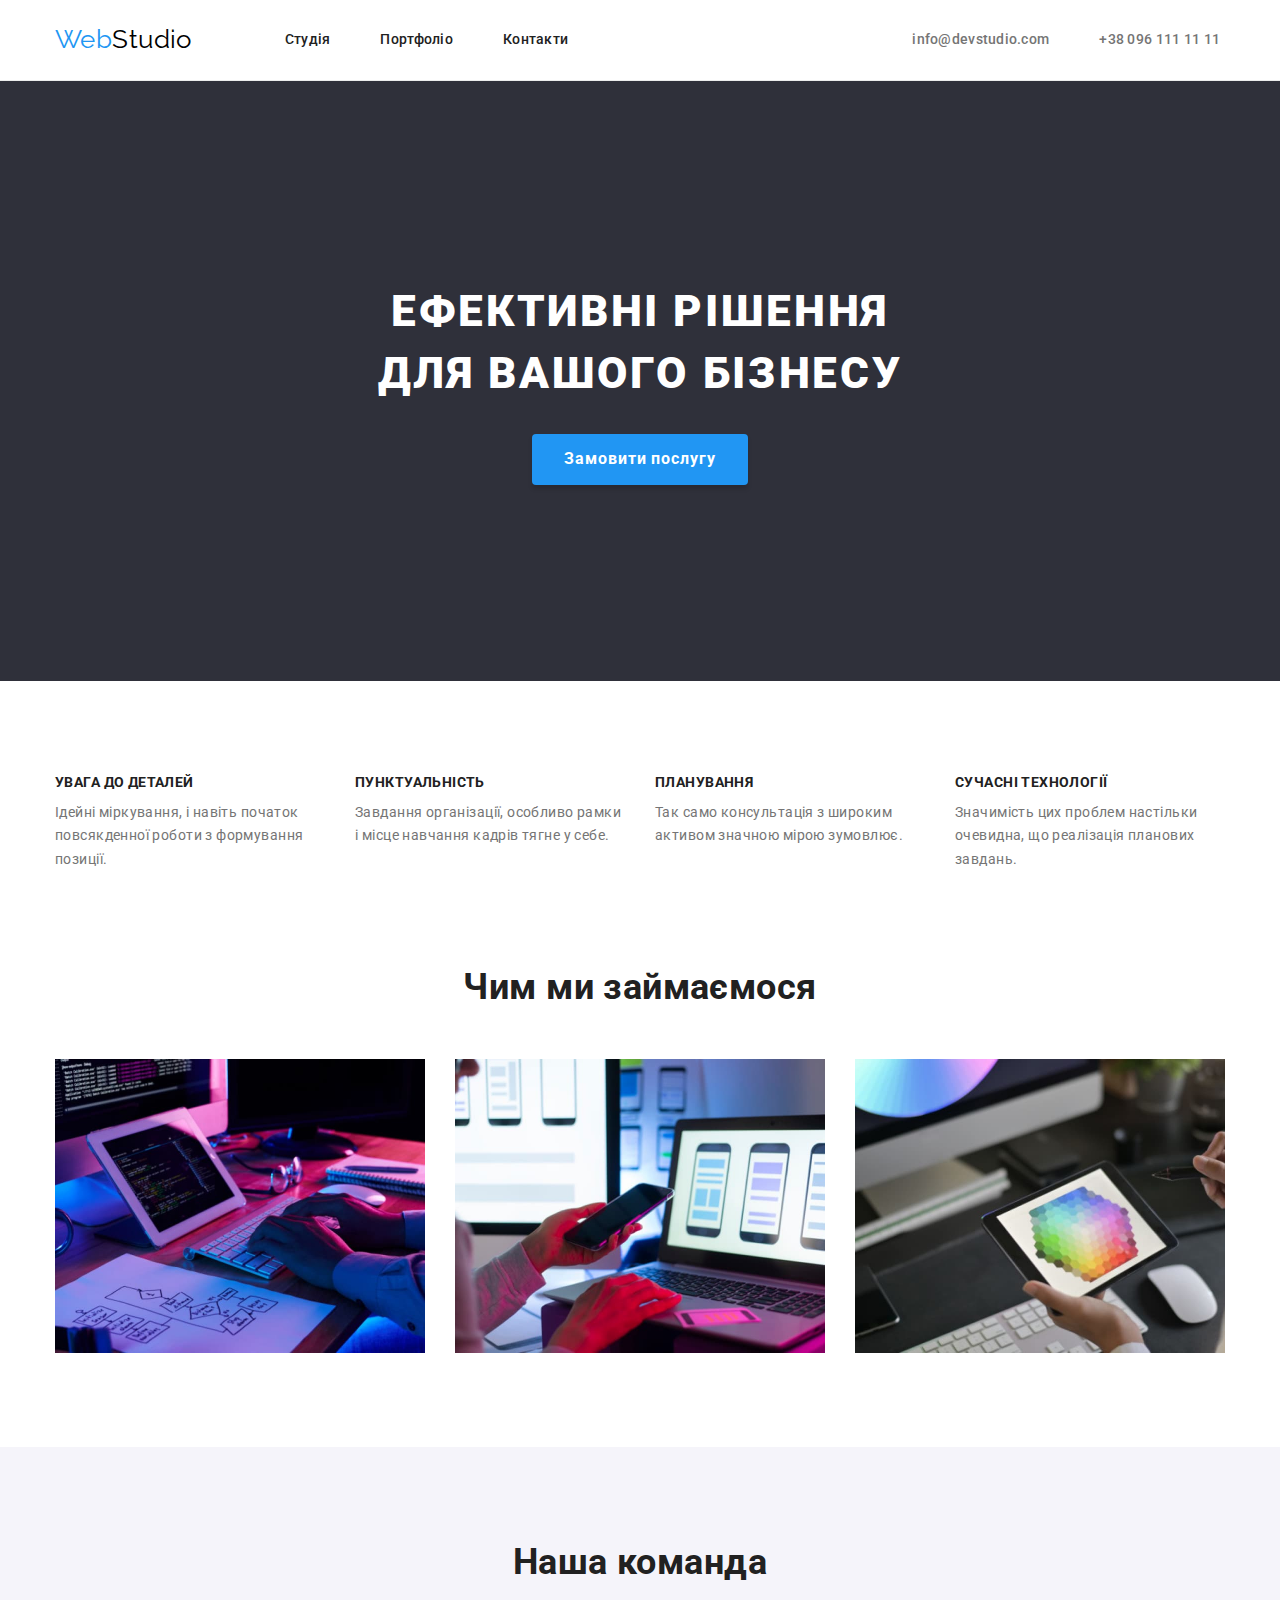
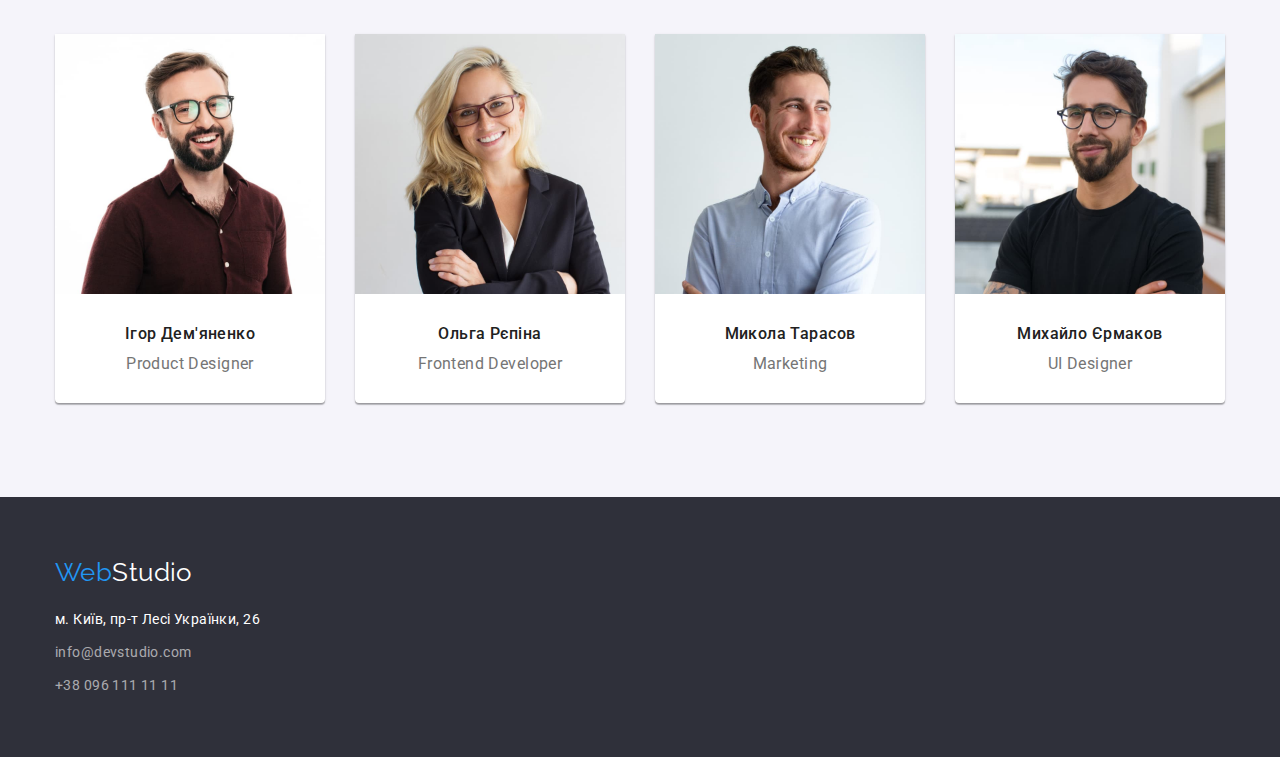
<file: index.html>
<!doctype html>
<html lang="uk">

<head>
    <meta charset="UTF-8">
    <meta http-equiv="X-UA-Compatible" content="IE=edge">
    <meta name="viewport" content="width=device-width, initial-scale=1.0">
    <title>Студія</title>
    <link href="https://fonts.googleapis.com/css?family=Raleway:700" rel="stylesheet" />
    <link href="https://fonts.googleapis.com/css?family=Roboto:regular,500,700,900" rel="stylesheet" />
    <link rel="stylesheet" href="https://cdnjs.cloudflare.com/ajax/libs/modern-normalize/1.1.0/modern-normalize.min.css"
    integrity="sha512-wpPYUAdjBVSE4KJnH1VR1HeZfpl1ub8YT/NKx4PuQ5NmX2tKuGu6U/JRp5y+Y8XG2tV+wKQpNHVUX03MfMFn9Q=="
    crossorigin="anonymous" referrerpolicy="no-referrer" />
    <link rel="stylesheet" href="./css/styles.css">
</head>

<body>
    <header class="header">
        <div class="container header-container">
            <a class="logo logo-header" href="./index.html">Web<span class="black">Studio</span></a>
            <nav class="nav">
                <ul class="nav-list">
                    <li class="nav-item"><a href="./index.html">Студія</a></li>
                    <li class="nav-item active"><a href="./portfolio.html">Портфоліо</a></li>
                    <li class="nav-item"><a href="#">Контакти</a></li>
                </ul>
            </nav>
            <div>
                <ul class="nav-contacts">
                    <li class="contacts-item"><a href="mailto:info@devstudio.com">info@devstudio.com</a></li>
                    <li class="contacts-item"><a href="tel:+380961111111">+38 096 111 11 11</a></li>
                </ul>
            </div>
        </div>
    </header>

    <main>
        <section class="hero">
            <div class="container">
                <h1 class="hero-title">Ефективні рішення для вашого бізнесу</h1>
                <button type="button" class="cta">Замовити послугу</button>
            </div>
        </section>

        <section class="section advantages">
            <div class="container">
                <h2 class="section-title visually-hidden">Переваги</h2>
                <ul class="section-list advantages-list">
                    <li class="advantages-item list-item">
                        <h3 class="advantages-subtitle">УВАГА ДО ДЕТАЛЕЙ</h3>
                        <p class="advantages-text">Ідейні міркування, і навіть початок повсякденної роботи з формування позиції.</p>
                    </li>
                    <li class="advantages-item list-item">
                        <h3 class="advantages-subtitle">ПУНКТУАЛЬНІСТЬ</h3>
                        <p class="advantages-text">Завдання організації, особливо рамки і місце навчання кадрів тягне у себе.</p>
                    </li>
                    <li class="advantages-item list-item">
                        <h3 class="advantages-subtitle">ПЛАНУВАННЯ</h3>
                        <p class="advantages-text">Так само консультація з широким активом значною мірою зумовлює.</p>
                    </li>
                    <li class="advantages-item list-item">
                        <h3 class="advantages-subtitle">СУЧАСНІ ТЕХНОЛОГІЇ</h3>
                        <p class="advantages-text">Значимість цих проблем настільки очевидна, що реалізація планових завдань.</p>
                    </li>
                </ul>
            </div>
        </section>

        <section class="section services">
            <div class="container">
                <h2 class="section-title">Чим ми займаємося</h2>
                <ul class="section-list">
                    <li class="services-item list-item">
                        <img class="services-pic" src="./images/img1.jpg" alt="десктопні додатки" width="370" height="294">
                    </li>
                    <li class="services-item list-item">
                        <img class="services-pic" src="./images/img2.jpg" alt="мобільні додатки" width="370" height="294">
                    </li>
                    <li class="services-item list-item">
                        <img class="services-pic" src="./images/img3.jpg" alt="дизайнерські рішення" width="370" height="294">
                    </li>
                </ul>
            </div>
        </section>

        <section class="section team">
            <div class="container">
                <h2 class="section-title">Наша команда</h2>
                <ul class="section-list">
                    <li class="team-item list-item">
                        <img class="team-pic" src="./images/photo1.jpg" alt="Product Designer" width="270" height="260">
                        <div class="team-wrap">
                            <h3 class="team-subtitle">Ігор Дем'яненко</h3>
                            <p class="team-text">Product Designer</p>
                        </div>
                        
                    </li>
                    <li class="team-item list-item">
                        <img class="team-pic" src="./images/photo2.jpg" alt="Frontend Developer" width="270" height="260">
                        <div class="team-wrap">
                            <h3 class="team-subtitle">Ольга Рєпіна</h3>
                            <p class="team-text">Frontend Developer</p>
                        </div>
                        
                    </li>
                    <li class="team-item list-item">
                        <img class="team-pic" src="./images/photo3.jpg" alt="Marketing" width="270" height="260">
                        <div class="team-wrap">
                            <h3 class="team-subtitle">Микола Тарасов</h3>
                            <p class="team-text">Marketing</p>
                        </div>
                        
                    </li>
                    <li class="team-item list-item">
                        <img class="team-pic" src="./images/photo4.jpg" alt="UI Designer" width="270" height="260">
                        <div class="team-wrap">
                            <h3 class="team-subtitle">Михайло Єрмаков</h3>
                            <p class="team-text">UI Designer</p>
                        </div>
                    </li>
                </ul>
            </div>
        </section>
    </main>

<footer class="footer">
    <div class="container">
        <div class="wrapper-logo">
            <a class="logo footer-logo" href="./index.html">Web<span class="white">Studio</span></a>
        </div>
        <address class="address-list">
            <a class="address-item address"
                href="https://www.google.com/search?q=%D0%BC.+%D0%9A%D0%B8%D1%97%D0%B2%2C+%D0%BF%D1%80-%D1%82+%D0%9B%D0%B5%D1%81%D1%96+%D0%A3%D0%BA%D1%80%D0%B0%D1%97%D0%BD%D0%BA%D0%B8%2C+26&rlz=1C1CHBD_ruUA826UA826&oq=%D0%BC.+%D0%9A%D0%B8%D1%97%D0%B2%2C+%D0%BF%D1%80-%D1%82+%D0%9B%D0%B5%D1%81%D1%96+%D0%A3%D0%BA%D1%80%D0%B0%D1%97%D0%BD%D0%BA%D0%B8%2C+26&aqs=chrome..69i57j0i512j0i22i30l2.1146j0j1&sourceid=chrome&ie=UTF-8"
                target="_blank" rel="noopener noreferrer">м. Київ, пр-т Лесі Українки, 26</a>
            <a class="address-item email" href="mailto:info@devstudio.com">info@devstudio.com</a>
            <a class="address-item phone" href="tel:+380961111111">+38 096 111 11 11</a>
        </address>
    </div>
</footer>
</body>

</html>
</file>
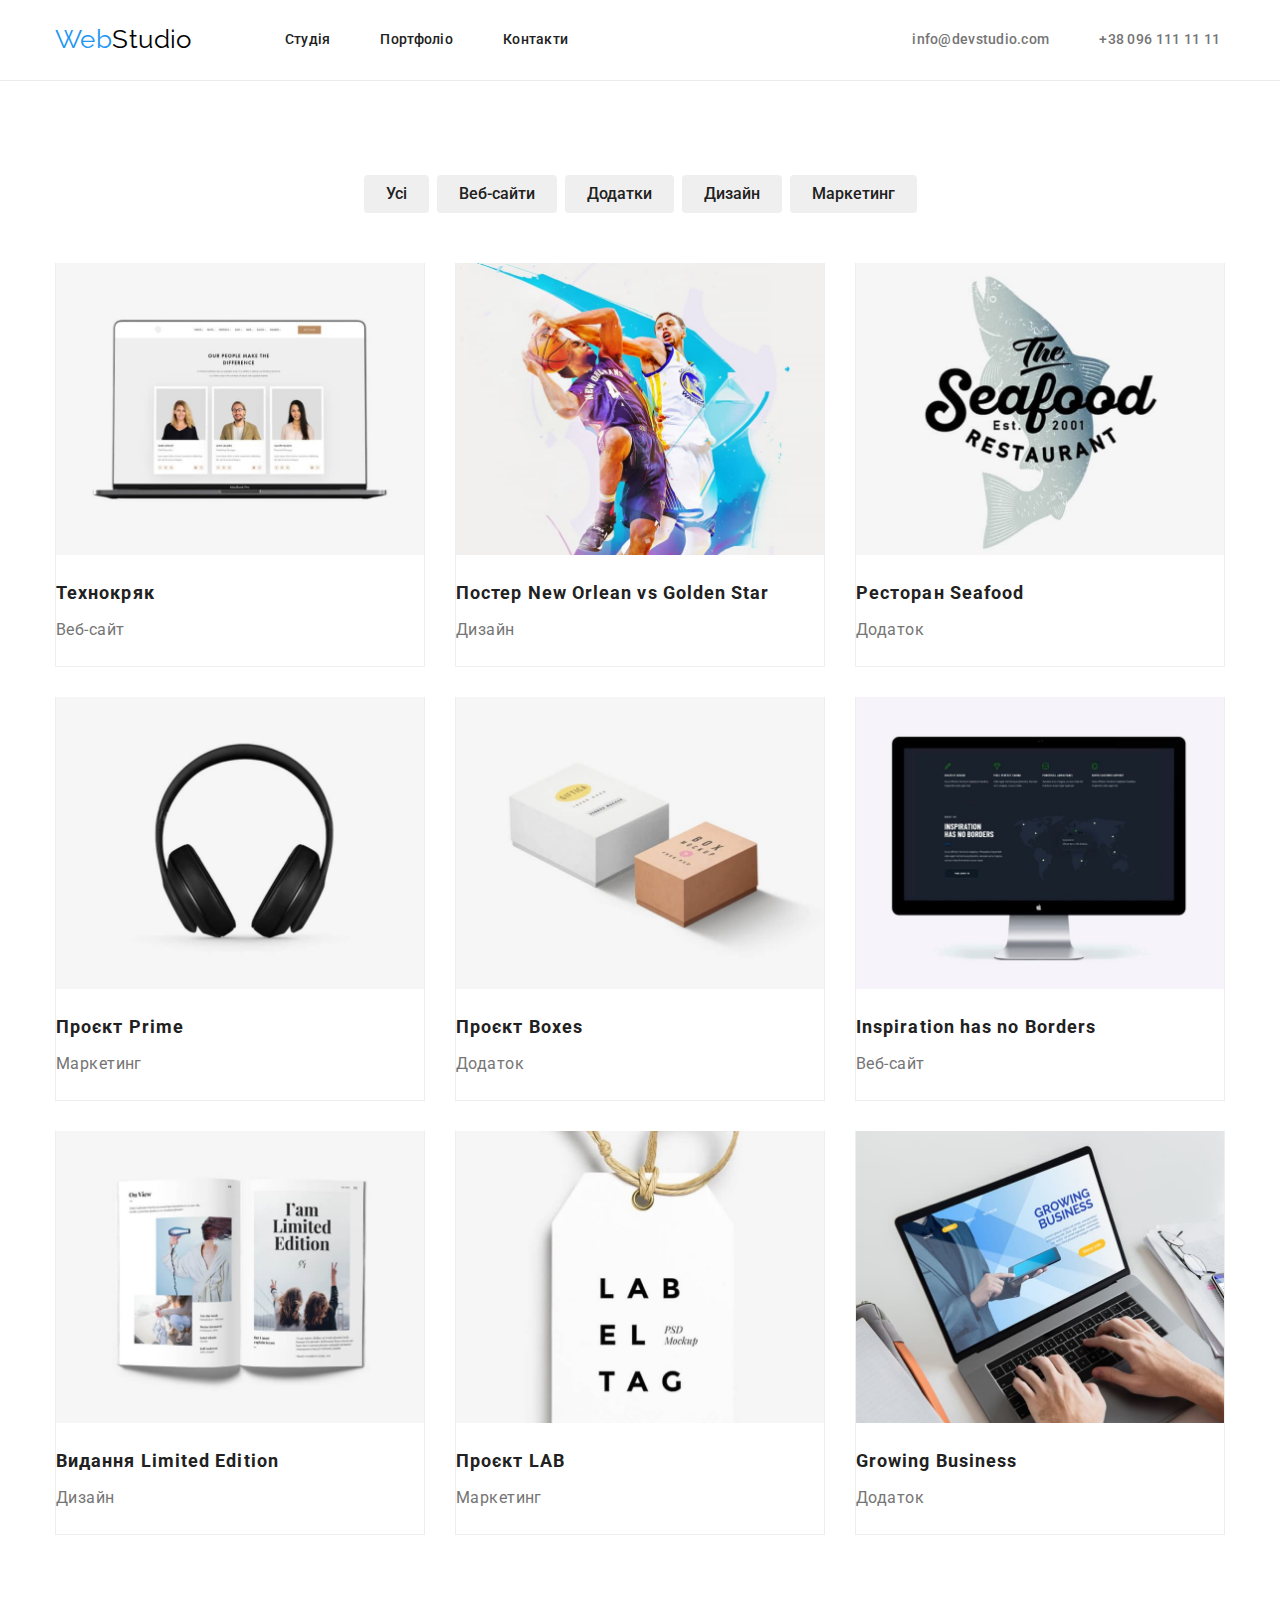
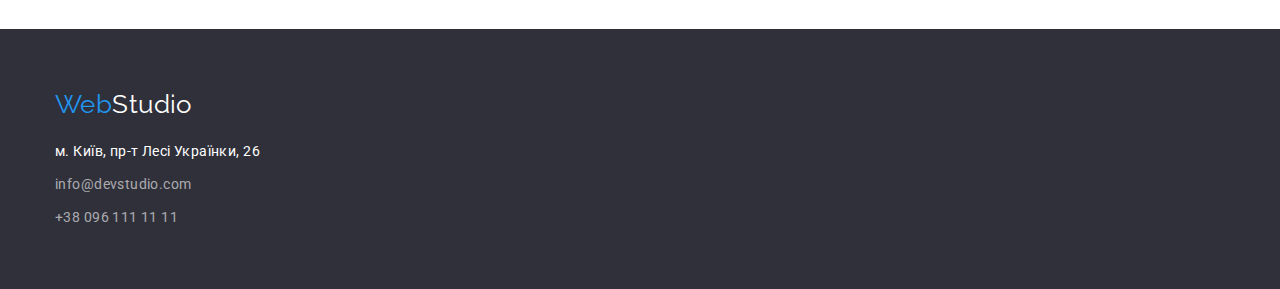
<file: portfolio.html>
<!doctype html>
<html lang="uk">

<head>
    <meta charset="UTF-8">
    <meta http-equiv="X-UA-Compatible" content="IE=edge">
    <meta name="viewport" content="width=device-width, initial-scale=1.0">
    <title>Портфоліо</title>
    <link href="https://fonts.googleapis.com/css?family=Raleway:700" rel="stylesheet" />
    <link href="https://fonts.googleapis.com/css?family=Roboto:regular,500,700,900" rel="stylesheet" />
    <link rel="stylesheet" href="https://cdnjs.cloudflare.com/ajax/libs/modern-normalize/1.1.0/modern-normalize.min.css"
        integrity="sha512-wpPYUAdjBVSE4KJnH1VR1HeZfpl1ub8YT/NKx4PuQ5NmX2tKuGu6U/JRp5y+Y8XG2tV+wKQpNHVUX03MfMFn9Q=="
        crossorigin="anonymous" referrerpolicy="no-referrer" />
    <link rel="stylesheet" href="./css/styles.css">
</head>

<body>
    <header class="header">
        <div class="container header-container">
            <a class="logo logo-header" href="./index.html">Web<span class="black">Studio</span></a>
            <nav class="nav">
                <ul class="nav-list">
                    <li class="nav-item"><a href="./index.html">Студія</a></li>
                    <li class="nav-item active"><a href="./portfolio.html">Портфоліо</a></li>
                    <li class="nav-item"><a href="#">Контакти</a></li>
                </ul>
            </nav>
            <div>
                <ul class="nav-contacts">
                    <li class="contacts-item"><a href="mailto:info@devstudio.com">info@devstudio.com</a></li>
                    <li class="contacts-item"><a href="tel:+380961111111">+38 096 111 11 11</a></li>
                </ul>
            </div>
        </div>
    </header>

    <main>
        <section class="section portfolio">
            <div class="container">
                <h1 class="portfolio-title visually-hidden">Портфоліо</h1>
                <ul class="portfolio-tabs">
                    <li class="tabs-item">
                        <button type="button" class="tab all">Усі</button>
                    </li>
                    <li class="tabs-item">
                        <button type="button" class="tab web">Веб-сайти</button>
                    </li>
                    <li class="tabs-item">
                        <button type="button" class="tab app">Додатки</button>
                    </li>
                    <li class="tabs-item">
                        <button type="button" class="tab design">Дизайн</button>
                    </li>
                    <li class="tabs-item">
                        <button type="button" class="tab marketing">Маркетинг</button>
                    </li>
                </ul>
                <ul class="portfolio-projects">
                    <li class="project-items">
                        <a href="#">
                            <img class="project-pic" src="./images/технокряк.jpg" alt="Веб-сайт Технокряк" width="370height="294>
                            <div class="project-wrap">
                                <h2 class="project-title">Технокряк</h2>
                                <p class="project-filter">Веб-сайт</p>
                                <p class="project-text visually-hidden" lang="en">Lorem ipsum dolor, sit amet consectetur adipisicing elit. Tempore pariatur asperiores rem
                                laudantium, recusandae ipsam, facilis suscipit doloremque, expedita culpa accusamus sint vel deleniti sed vitae
                                atque dolore laborum inventore.</p>
                            </div>
                        </a>
                    </li>
                    <li class="project-items">
                        <a href="#">
                            <img class="project-pic" src="./images/постер.jpg" alt="Дизайн Постеру New Orlean vs Golden Star" width="370height="294>
                            <div class="project-wrap">
                                <h2 class="project-title">Постер <span lang="en">New Orlean vs Golden Star</span></h2>
                                <p class="project-filter">Дизайн</p>
                                <p class="project-text visually-hidden" lang="en">Lorem ipsum dolor, sit amet consectetur adipisicing elit. Tempore pariatur asperiores rem
                                                    laudantium, recusandae ipsam, facilis suscipit doloremque, expedita culpa accusamus sint vel deleniti sed vitae
                                                    atque dolore laborum inventore.</p>
                            </div>
                        </a>
                    </li>
                    <li class="project-items">
                        <a href="#">
                            <img class="project-pic" src="./images/pесторан_seafood.jpg" alt="Додаток Ресторану Seafood" width="370" height="294">
                            <div class="project-wrap">
                                <h2 class="project-title">Ресторан <span lang="en">Seafood</span></h2>
                                <p class="project-filter">Додаток</p>
                                <p class="project-text visually-hidden" lang="en">Lorem ipsum dolor, sit amet consectetur adipisicing elit. Tempore pariatur asperiores rem
                                                    laudantium, recusandae ipsam, facilis suscipit doloremque, expedita culpa accusamus sint vel deleniti sed vitae
                                                    atque dolore laborum inventore.</p>
                            </div>
                        </a>
                    </li>
                    <li class="project-items">
                        <a href="#">
                            <img class="project-pic" src="./images/prime.jpg" alt="Маркетинг Проєкту Prime" width="370height="294>
                            <div class="project-wrap">
                                <h2 class="project-title">Проєкт <span lang="en">Prime</span></h2>
                                <p class="project-filter"lang="en">Маркетинг</p>
                                <p class="project-text visually-hidden" lang="en">Lorem ipsum dolor, sit amet consectetur adipisicing elit. Tempore pariatur asperiores rem
                                                    laudantium, recusandae ipsam, facilis suscipit doloremque, expedita culpa accusamus sint vel deleniti sed vitae
                                                    atque dolore laborum inventore.</p>
                            </div>
                        </a>
                    </li>
                    <li class="project-items">
                        <a href="#">
                            <img class="project-pic" src="./images/boxes.jpg" alt="Додаток Проєкту Boxes" width="370" height="294">
                            <div class="project-wrap">
                                <h2 class="project-title">Проєкт <span lang="en">Boxes</span></h2>
                                <p class="project-filter">Додаток</p>
                                <p class="project-text visually-hidden" lang="en">Lorem ipsum dolor, sit amet consectetur adipisicing elit. Tempore pariatur asperiores rem
                                                        laudantium, recusandae ipsam, facilis suscipit doloremque, expedita culpa accusamus sint vel deleniti sed vitae
                                                        atque dolore laborum inventore.</p>
                            </div>
                        </a>
                    </li>
                    <li class="project-items">
                        <a href="#">
                            <img class="project-pic" src="./images/inspiration.jpg" alt="Веб-сайт Inspiration has no Borders" width="370" height="294">
                            <div class="project-wrap">
                                <h2 class="project-title" lang="en">Inspiration has no Borders</h2>
                                <p class="project-filter">Веб-сайт</p>
                                <p class="project-text visually-hidden" lang="en">Lorem ipsum dolor, sit amet consectetur adipisicing elit. Tempore pariatur asperiores rem
                                                        laudantium, recusandae ipsam, facilis suscipit doloremque, expedita culpa accusamus sint vel deleniti sed vitae
                                                        atque dolore laborum inventore.</p>
                            </div>
                        </a>
                    </li>
                    <li class="project-items">
                        <a href="#">
                            <img class="project-pic" src="./images/видання.jpg" alt="Дизайн Видання Limited Edition" width="370" height="294">
                            <div class="project-wrap">
                                <h2 class="project-title">Видання <span lang="en">Limited Edition</span></h2>
                                <p class="project-filter">Дизайн</p>
                                <p class="project-text visually-hidden" lang="en">Lorem ipsum dolor, sit amet consectetur adipisicing elit. Tempore pariatur asperiores rem
                                                        laudantium, recusandae ipsam, facilis suscipit doloremque, expedita culpa accusamus sint vel deleniti sed vitae
                                                        atque dolore laborum inventore.</p>
                            </div>
                        </a>
                    </li>
                    <li class="project-items">
                        <a href="#">
                            <img class="project-pic" src="./images/LAB.jpg" alt="Маркетинг Проєкту LAB" width="370" height="294">
                            <div class="project-wrap">
                                <h2 class="project-title">Проєкт <span lang="en">LAB</span></h2>
                                <p class="project-filter">Маркетинг</p>
                                <p class="project-text visually-hidden" lang="en">Lorem ipsum dolor, sit amet consectetur adipisicing elit. Tempore pariatur asperiores rem
                                                        laudantium, recusandae ipsam, facilis suscipit doloremque, expedita culpa accusamus sint vel deleniti sed vitae
                                                        atque dolore laborum inventore.</p>
                            </div>
                        </a>
                    </li>
                    <li class="project-items">
                        <a href="#">
                            <img class="project-pic" src="./images/growing_business.jpg" alt="Додаток Growing Business" width="370" height="294">
                            <div class="project-wrap">
                                <h2 class="project-title" lang="en">Growing Business</h2>
                                <p class="project-filter">Додаток</p>
                                <p class="project-text visually-hidden" lang="en">Lorem ipsum dolor, sit amet consectetur adipisicing elit. Tempore pariatur asperiores rem
                                                        laudantium, recusandae ipsam, facilis suscipit doloremque, expedita culpa accusamus sint vel deleniti sed vitae
                                                        atque dolore laborum inventore.</p>
                            </div>
                        </a>
                    </li>
                </ul>
            </div>
        </section>
    </main>

    <footer class="footer">
        <div class="container">
            <div class="wrapper-logo">
                <a class="logo footer-logo" href="./index.html">Web<span class="white">Studio</span></a>
            </div>
            <address class="address-list">
                <a class="address-item address"
                    href="https://www.google.com/search?q=%D0%BC.+%D0%9A%D0%B8%D1%97%D0%B2%2C+%D0%BF%D1%80-%D1%82+%D0%9B%D0%B5%D1%81%D1%96+%D0%A3%D0%BA%D1%80%D0%B0%D1%97%D0%BD%D0%BA%D0%B8%2C+26&rlz=1C1CHBD_ruUA826UA826&oq=%D0%BC.+%D0%9A%D0%B8%D1%97%D0%B2%2C+%D0%BF%D1%80-%D1%82+%D0%9B%D0%B5%D1%81%D1%96+%D0%A3%D0%BA%D1%80%D0%B0%D1%97%D0%BD%D0%BA%D0%B8%2C+26&aqs=chrome..69i57j0i512j0i22i30l2.1146j0j1&sourceid=chrome&ie=UTF-8"
                    target="_blank" rel="noopener noreferrer">м. Київ, пр-т Лесі Українки, 26</a>
                <a class="address-item email" href="mailto:info@devstudio.com">info@devstudio.com</a>
                <a class="address-item phone" href="tel:+380961111111">+38 096 111 11 11</a>
            </address>
        </div>
    </footer>
</body>
</html>
</file>
<file: css/styles.css>
/*Обнуление*/
* {
    padding: 0;
    margin: 0;
    border: 0;
}

*,
*:before,
*:after {
    box-sizing: border-box;
}

body {
    font-size: 14px;
    line-height: 1.2;
    letter-spacing: 0.03em;
    font-style: normal;
}

h1,
h2,
h3,
h4,
h5,
h6 {
    margin: 0;
    font-size: inherit;
    font-weight: 400;
}

p {
    margin: 0;
}

ul,
li {
    list-style: none;
    padding: 0;
    margin: 0;
}

:focus,
:active {
    outline: none;
}

a {
    text-decoration: none;
    color: inherit;
}

a:focus,
a:active {
    outline: none;
}

a,
a:visited {
    text-decoration: none;
    color: inherit;
}

a:hover {
    text-decoration: none;
}

address {
    font-style: normal;
}

button {
    font-family: inherit;
    margin: 0;
    padding: 0;
    cursor: pointer;
}

img {
    display: block;
    max-width: 100%;
    height: auto;
}

nav,
footer,
header {
    display: block;
}

/*--------------------*/

/*colors
black #000000;
blue #2196F3;
nav text, h2, h3 #212121;
link #757575;
link hover, active #2196F3;
h1 #FFFFFF;
section text #757575;
address #ffffff;
contacts rgba(255, 255, 255, 0.6);
bg light #F5F4FA;
bg dark background: #2F303A;
border #ECECEC
*/

:root {
    --accent-color: #2196F3;
    --primary-title-color: #212121;
    --primary-text-color: #757575;
    --text-dark-background: #fff;
    --dark-color: #000;
    --dark-background: #2F303A;
    --light-background: #F5F4FA;
    --default-background: #fff;
    --border-light: #ECECEC;
}

body {
    position: relative;
    font-family: 'Roboto', sans-serif;
    background-color: var(--default-background);
}

.container {
    width: 1200px;
    padding: 0 15px;
    margin: 0 auto;
}

.section {
    padding: 94px 0;
}

.section-title {
    margin-bottom: 50px;
}

.section-list {
    display: flex;
    flex-wrap: wrap;
    justify-content: center;
    column-gap: 30px;
}
/*
.list-item {
    margin-right: 30px;
}

.list-item:last-child {
    margin-right: 0;
}*/

/* Header */
.header {
    padding-top: 24px;
    padding-bottom: 25px;
    min-height: 80px;
    border-bottom: 1px solid var(--border-light);
}

.header-container {
    display: flex;
    align-items: center;
}

a.logo {
    font-family: 'Raleway', sans-serif;
    font-size: 26px;
    color: var(--accent-color);
}

.black {
    color: var(--dark-color);
}

.logo-header {
    margin-right: 93px;
}

.nav-list,
.nav-contacts {
    display: flex;
    align-items: center;
    gap: 50px;
}

.nav-item {
    font-weight: 500;
    line-height: 1.1;
    letter-spacing: 0.02em;
    color: var(--primary-title-color);
}

.active .nav-item.current a {
    color: var(--accent-color);
}

.nav-contacts {
    margin-left: 344px;
}

.contacts-item {
    font-weight: 500;
    line-height: 1.1;
    letter-spacing: 0.02em;
    color: var(--primary-text-color);
}

.nav-item:hover,
.contacts-item:hover {
    color: var(--accent-color);
}

.nav-item:focus,
.contacts-item:focus {
    color: var(--accent-color);
}

/* Header end */

/* Hero */
.hero {
    max-height: 600px;
    margin: 0 auto;
    padding: 200px 0;
    background-color: var(--dark-background);
}

.hero-title {
    margin-right: auto;
    margin-bottom: 30px;
    margin-left: auto;
    max-width: 600px;
    font-weight: 900;
    font-size: 44px;
    line-height: 1.4;
    text-align: center;
    letter-spacing: 0.06em;
    text-transform: uppercase;
    color: var(--text-dark-background);
}

button.cta {
    position: relative;
    display: block;
    margin: 0 auto;
    padding: 10px 32px;
    font-weight: 700;
    font-size: 16px;
    line-height: 1.9;
    letter-spacing: 0.06em;
    color: var(--text-dark-background);
    background-color: var(--accent-color);
    box-shadow: 0px 4px 4px rgba(0, 0, 0, 0.15);
    border-radius: 4px;
}

/* Hero end */

/* advantages */
section.advantages {
    padding-bottom: 0;
}

.section-title {
    margin-bottom: 50px;
    font-weight: 700;
    font-size: 36px;
    text-align: center;
    color: var(--primary-title-color);
}

.visually-hidden {
    position: absolute;
    white-space: nowrap;
    width: 1px;
    height: 1px;
    overflow: hidden;
    border: 0;
    padding: 0;
    clip: rect(0 0 0 0);
    clip-path: inset(50%);
    margin: -1px;
}

.section-list {
    display: flex;
    flex-wrap: wrap;
    justify-content: center;
    column-gap: 30px;
}

.advantages-subtitle {
    margin-bottom: 10px;
    font-weight: 700;
    line-height: 1.1;
    text-transform: uppercase;
    color: var(--primary-title-color);
}

.advantages-text {
    width: 270px;
    line-height: 1.7;
    color: var(--primary-text-color);
}

/* advantages end */

/* services */

/* services end */

/* team */
.team {
    background-color: var(--light-background);
}

.team-item {
    background-color: var(--default-background);
    box-shadow: 0px 1px 3px rgba(0, 0, 0, 0.12), 0px 1px 1px rgba(0, 0, 0, 0.14), 0px 2px 1px rgba(0, 0, 0, 0.2);
    border-radius: 0px 0px 4px 4px;
}

.team-wrap {
    padding: 30px 0;
}

.team-subtitle {
    margin-bottom: 10px;
    font-weight: 500;
    font-size: 16px;
    text-align: center;
    color: var(--primary-title-color);
}

.team-text {
    font-size: 16px;
    text-align: center;
    color: var(--primary-text-color);
}

/* footer */
.footer {
    /*max-height: 252px;*/
    padding: 60px 0;
    background-color: var(--dark-background);
}

.wrapper-logo {
    max-width: 250px;
    margin-bottom: 20px;
}
.address-list {
    max-width: 250px;
    display: flex;
    flex-direction: column;
    gap: 9px;
}

.white {
    color: var(--text-dark-background);
}

.address-list {
    line-height: 1.7;
    text-decoration: none;
    color: var(--text-dark-background);
}

.address-item:hover,
.address-item:focus {
    color: var(--accent-color);
}

.email,
.phone {
    color: rgba(255, 255, 255, 0.6);
}

/* portfolio */
.portfolio-tabs {
    display: flex;
    justify-content: center;
    margin: 0 auto 50px auto;
}

.tabs-item {
    margin-right: 8px;
}

.tabs-item:last-child {
    margin-right: 0;
}

.portfolio-title {
    font-weight: 900;
    font-size: 44px;
    line-height: 1.4;
    text-align: center;
    letter-spacing: 0.06em;
    text-transform: uppercase;
    color: var(--primary-title-color);
}

button.tab {
    padding: 6px 22px;
    font-weight: 500;
    font-size: 16px;
    line-height: 1.6;
    text-align: center;
    color: var(--primary-title-color);
    border-radius: 4px;
}

button.tab:hover,
button.tab:focus {
    color: var(--text-dark-background);
    background-color: var(--accent-color);
    box-shadow: 0px 3px 1px rgba(0, 0, 0, 0.1), 0px 1px 2px rgba(0, 0, 0, 0.08), 0px 2px 2px rgba(0, 0, 0, 0.12);
    border-radius: 4px;
}

.portfolio-projects {
    display: flex;
    flex-wrap: wrap;
    gap: 30px;
}

.project-items {
    box-sizing: border-box;
    max-width: 370px;
    min-height: 404px;
    background-color: var(--default-background);
    border-right: 1px solid #eee;
    border-bottom: 1px solid #eee;
    border-left: 1px solid #eee;
}

.project-wrap {
    padding: 20px 0;
}

.project-title {
    margin-bottom: 4px;
    font-weight: 700;
    font-size: 18px;
    line-height: 2;
    letter-spacing: 0.06em;
    color: var(--primary-title-color);
}

.project-filter {
    font-size: 16px;
    line-height: 1.9;
    color: var(--primary-text-color);
}
</file>
